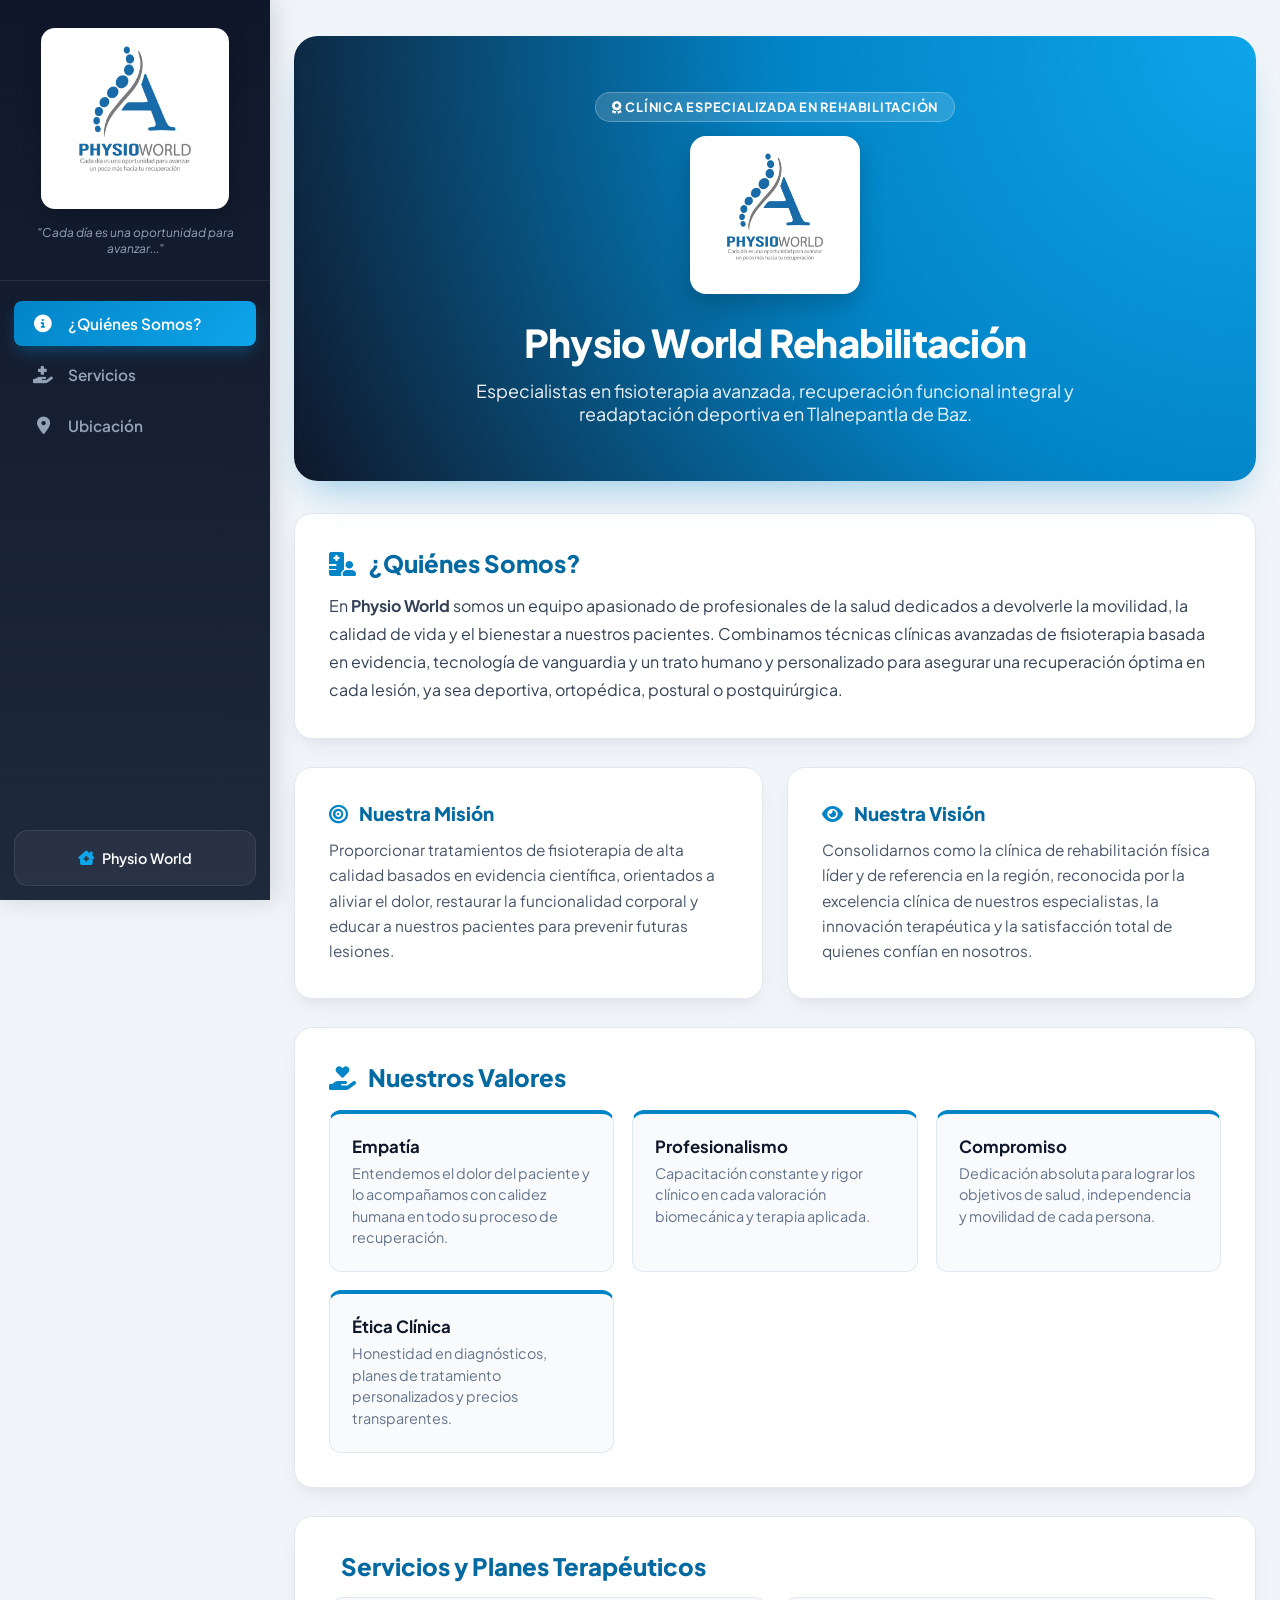
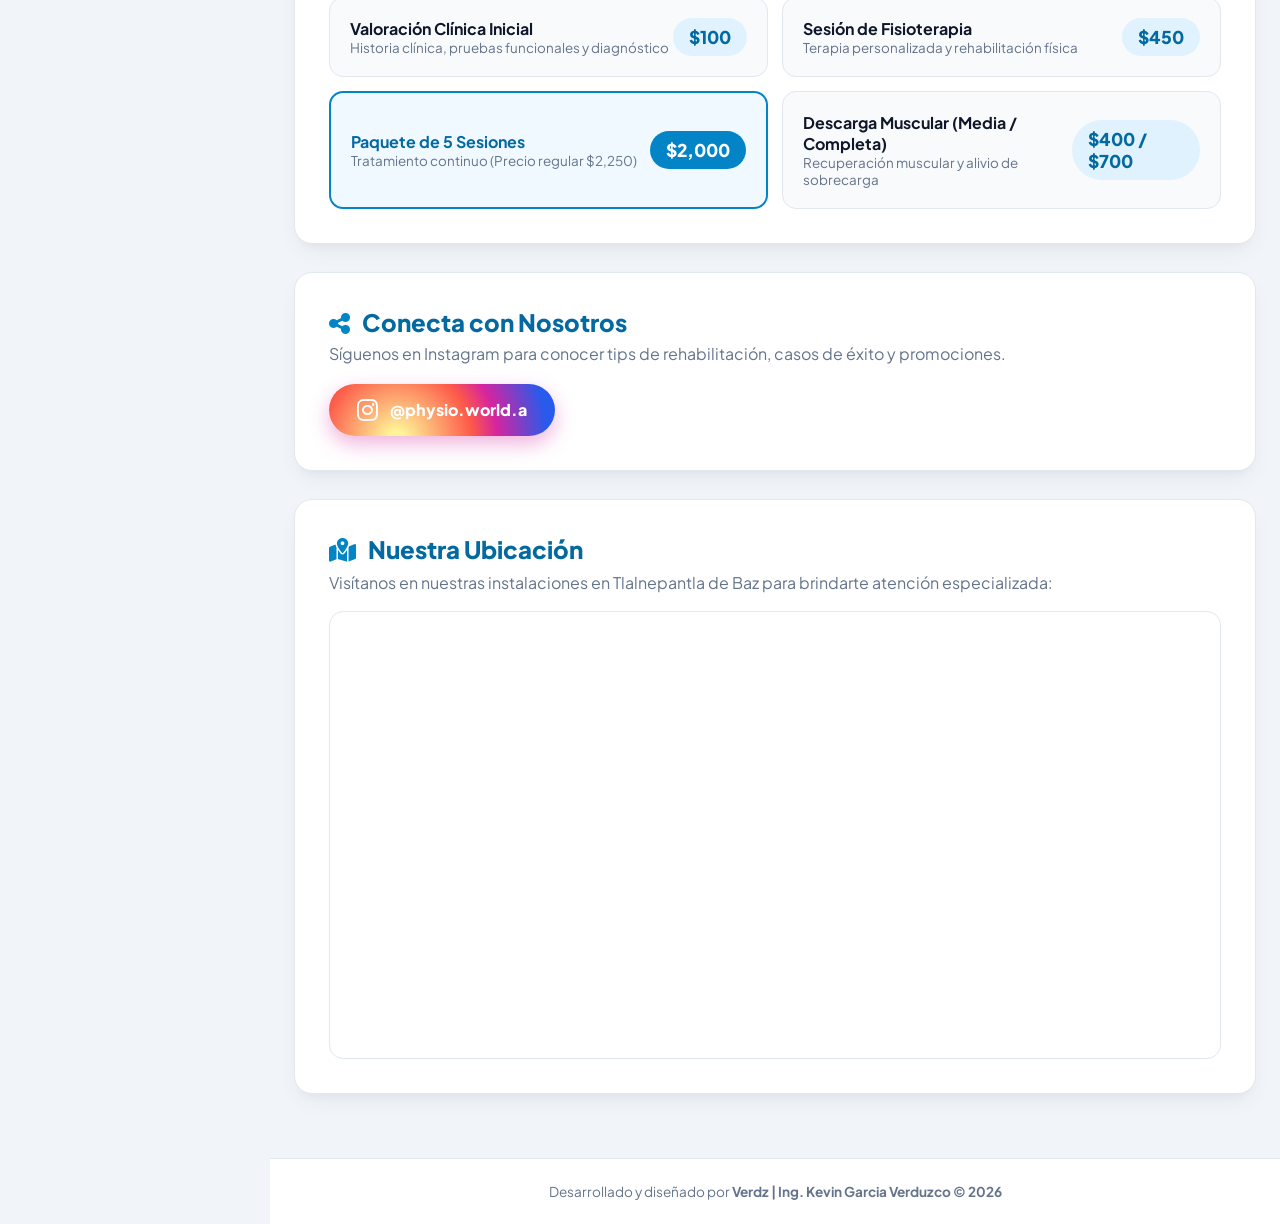
<file: nosotros.html>
<!DOCTYPE html>
<html lang="es">
<head>
    <meta charset="UTF-8">
    <meta name="viewport" content="width=device-width, initial-scale=1.0">
    <title>Physio World Rehabilitación - Clínica de Fisioterapia</title>
    <link rel="stylesheet" href="https://cdnjs.cloudflare.com/ajax/libs/font-awesome/6.4.0/css/all.min.css">
    <link rel="stylesheet" href="style.css">
    <style>
        .nosotros-container {
            max-width: 1080px;
            margin: 0 auto;
            padding: 36px 24px;
        }
        .hero-empresa {
            background: radial-gradient(circle at top right, #0ea5e9 0%, #0284c7 45%, #0f172a 100%);
            color: white;
            padding: 56px 40px;
            border-radius: 24px;
            text-align: center;
            margin-bottom: 32px;
            box-shadow: 0 20px 40px -15px rgba(2, 132, 199, 0.4);
            position: relative;
            overflow: hidden;
        }
        .hero-empresa img {
            max-width: 170px;
            background: white;
            padding: 12px 18px;
            border-radius: 16px;
            margin-bottom: 20px;
            box-shadow: 0 10px 25px rgba(0,0,0,0.2);
        }
        .hero-badge {
            display: inline-block;
            background: rgba(255,255,255,0.15);
            backdrop-filter: blur(8px);
            border: 1px solid rgba(255,255,255,0.25);
            padding: 6px 16px;
            border-radius: 50px;
            font-size: 0.8rem;
            font-weight: 700;
            letter-spacing: 0.06em;
            text-transform: uppercase;
            margin-bottom: 14px;
        }
        .hero-empresa h1 {
            font-size: 2.4rem;
            font-weight: 800;
            letter-spacing: -0.02em;
        }
        .card-seccion {
            background: var(--surface);
            padding: 34px;
            border-radius: 18px;
            box-shadow: var(--shadow-md);
            border: 1px solid var(--border-color);
            margin-bottom: 28px;
        }
        .grid-valores {
            display: grid;
            grid-template-columns: repeat(auto-fit, minmax(220px, 1fr));
            gap: 18px;
            margin-top: 18px;
        }
        .valor-box {
            background: #f8fafc;
            border: 1px solid var(--border-color);
            border-top: 4px solid var(--primary-color);
            padding: 22px;
            border-radius: 12px;
            transition: var(--transition);
        }
        .valor-box:hover {
            transform: translateY(-4px);
            box-shadow: var(--shadow-md);
            background: white;
        }
        .servicio-card {
            background: #f8fafc;
            border: 1px solid var(--border-color);
            padding: 20px;
            border-radius: 14px;
            display: flex;
            justify-content: space-between;
            align-items: center;
            transition: var(--transition);
        }
        .servicio-card:hover {
            border-color: var(--primary-color);
            background: white;
        }
        .precio-tag {
            background: var(--primary-light);
            color: var(--primary-dark);
            font-weight: 800;
            font-size: 1.1rem;
            padding: 8px 16px;
            border-radius: 50px;
        }
        .map-responsive {
            position: relative;
            overflow: hidden;
            padding-bottom: 50%;
            height: 0;
            border-radius: 14px;
            margin-top: 18px;
            border: 1px solid var(--border-color);
        }
        .map-responsive iframe {
            position: absolute;
            top: 0;
            left: 0;
            width: 100%;
            height: 100%;
            border: 0;
        }
        .btn-instagram {
            display: inline-flex;
            align-items: center;
            gap: 12px;
            background: radial-gradient(circle at 30% 107%, #fdf497 0%, #fdf497 5%, #fd5949 45%, #d6249f 60%, #285AEB 90%);
            color: white;
            padding: 14px 28px;
            border-radius: 50px;
            text-decoration: none;
            font-weight: 800;
            box-shadow: 0 8px 20px rgba(214, 36, 159, 0.35);
            transition: var(--transition);
        }
        .btn-instagram:hover {
            transform: translateY(-3px);
            box-shadow: 0 12px 25px rgba(214, 36, 159, 0.45);
        }
    </style>
</head>
<body>

    <!-- Menú Lateral Institucional (Público, sin acceso al panel clínico) -->
    <nav class="sidebar">
        <div class="logo-container">
            <img src="./PhysioWorld.png" alt="Logo Physio World">
            <p>"Cada día es una oportunidad para avanzar..."</p>
        </div>
        <ul class="nav-links">
            <li class="active"><a href="#quienes-somos"><i class="fas fa-info-circle"></i> <span>¿Quiénes Somos?</span></a></li>
            <li><a href="#servicios"><i class="fas fa-hand-holding-medical"></i> <span>Servicios</span></a></li>
            <li><a href="#ubicacion"><i class="fas fa-map-marker-alt"></i> <span>Ubicación</span></a></li>
        </ul>
        <div class="user-info">
            <p><i class="fas fa-clinic-medical"></i> <span>Physio World</span></p>
        </div>
    </nav>

    <!-- Contenido Principal -->
    <main class="main-content">
        <div class="nosotros-container">
            
            <!-- Portada / Encabezado -->
            <div class="hero-empresa">
                <div><span class="hero-badge"><i class="fas fa-award"></i> Clínica Especializada en Rehabilitación</span></div>
                <img src="./PhysioWorld.png" alt="Physio World Logo">
                <h1>Physio World Rehabilitación</h1>
                <p style="margin-top: 12px; font-size: 1.12rem; opacity: 0.92; max-width: 680px; margin-left: auto; margin-right: auto;">
                    Especialistas en fisioterapia avanzada, recuperación funcional integral y readaptación deportiva en Tlalnepantla de Baz.
                </p>
            </div>

            <!-- ¿Quiénes Somos? -->
            <div id="quienes-somos" class="card-seccion">
                <h2 style="color: var(--primary-dark); margin-bottom: 14px; font-weight: 800;"><i class="fas fa-hospital-user" style="color: var(--primary-color); margin-right: 8px;"></i> ¿Quiénes Somos?</h2>
                <p style="line-height: 1.75; color: #334155; font-size: 1rem;">
                    En <strong>Physio World</strong> somos un equipo apasionado de profesionales de la salud dedicados a devolverle la movilidad, la calidad de vida y el bienestar a nuestros pacientes. Combinamos técnicas clínicas avanzadas de fisioterapia basada en evidencia, tecnología de vanguardia y un trato humano y personalizado para asegurar una recuperación óptima en cada lesión, ya sea deportiva, ortopédica, postural o postquirúrgica.
                </p>
            </div>

            <!-- Misión y Visión -->
            <div style="display: grid; grid-template-columns: 1fr 1fr; gap: 24px; margin-bottom: 28px;">
                <div class="card-seccion" style="margin-bottom: 0;">
                    <h3 style="color: var(--primary-dark); margin-bottom: 12px; font-weight: 800;"><i class="fas fa-bullseye" style="color: var(--primary-color); margin-right: 8px;"></i> Nuestra Misión</h3>
                    <p style="line-height: 1.65; color: #475569; font-size: 0.96rem;">
                        Proporcionar tratamientos de fisioterapia de alta calidad basados en evidencia científica, orientados a aliviar el dolor, restaurar la funcionalidad corporal y educar a nuestros pacientes para prevenir futuras lesiones.
                    </p>
                </div>
                <div class="card-seccion" style="margin-bottom: 0;">
                    <h3 style="color: var(--primary-dark); margin-bottom: 12px; font-weight: 800;"><i class="fas fa-eye" style="color: var(--primary-color); margin-right: 8px;"></i> Nuestra Visión</h3>
                    <p style="line-height: 1.65; color: #475569; font-size: 0.96rem;">
                        Consolidarnos como la clínica de rehabilitación física líder y de referencia en la región, reconocida por la excelencia clínica de nuestros especialistas, la innovación terapéutica y la satisfacción total de quienes confían en nosotros.
                    </p>
                </div>
            </div>

            <!-- Nuestros Valores -->
            <div class="card-seccion">
                <h2 style="color: var(--primary-dark); margin-bottom: 10px; font-weight: 800;"><i class="fas fa-hand-holding-heart" style="color: var(--primary-color); margin-right: 8px;"></i> Nuestros Valores</h2>
                <div class="grid-valores">
                    <div class="valor-box">
                        <strong style="color: var(--text-dark); font-size: 1.05rem; display: block; margin-bottom: 6px;">Empatía</strong>
                        <p style="font-size: 0.9rem; color: var(--text-muted); line-height: 1.5;">Entendemos el dolor del paciente y lo acompañamos con calidez humana en todo su proceso de recuperación.</p>
                    </div>
                    <div class="valor-box">
                        <strong style="color: var(--text-dark); font-size: 1.05rem; display: block; margin-bottom: 6px;">Profesionalismo</strong>
                        <p style="font-size: 0.9rem; color: var(--text-muted); line-height: 1.5;">Capacitación constante y rigor clínico en cada valoración biomecánica y terapia aplicada.</p>
                    </div>
                    <div class="valor-box">
                        <strong style="color: var(--text-dark); font-size: 1.05rem; display: block; margin-bottom: 6px;">Compromiso</strong>
                        <p style="font-size: 0.9rem; color: var(--text-muted); line-height: 1.5;">Dedicación absoluta para lograr los objetivos de salud, independencia y movilidad de cada persona.</p>
                    </div>
                    <div class="valor-box">
                        <strong style="color: var(--text-dark); font-size: 1.05rem; display: block; margin-bottom: 6px;">Ética Clínica</strong>
                        <p style="font-size: 0.9rem; color: var(--text-muted); line-height: 1.5;">Honestidad en diagnósticos, planes de tratamiento personalizados y precios transparentes.</p>
                    </div>
                </div>
            </div>

            <!-- Servicios y Tarifas -->
            <div id="servicios" class="card-seccion">
                <h2 style="color: var(--primary-dark); margin-bottom: 16px; font-weight: 800;"><i class="fas fa-Notes-medical" style="color: var(--primary-color); margin-right: 8px;"></i> Servicios y Planes Terapéuticos</h2>
                <div style="display: grid; grid-template-columns: 1fr 1fr; gap: 14px;">
                    <div class="servicio-card">
                        <div>
                            <strong style="font-size: 1rem;">Valoración Clínica Inicial</strong>
                            <p style="font-size: 0.84rem; color: var(--text-muted);">Historia clínica, pruebas funcionales y diagnóstico</p>
                        </div>
                        <span class="precio-tag">$100</span>
                    </div>
                    <div class="servicio-card">
                        <div>
                            <strong style="font-size: 1rem;">Sesión de Fisioterapia</strong>
                            <p style="font-size: 0.84rem; color: var(--text-muted);">Terapia personalizada y rehabilitación física</p>
                        </div>
                        <span class="precio-tag">$450</span>
                    </div>
                    <div class="servicio-card" style="border: 2px solid var(--primary-color); background: #f0f9ff;">
                        <div>
                            <strong style="font-size: 1rem; color: var(--primary-dark);">Paquete de 5 Sesiones</strong>
                            <p style="font-size: 0.84rem; color: var(--text-muted);">Tratamiento continuo (Precio regular $2,250)</p>
                        </div>
                        <span class="precio-tag" style="background: var(--primary-color); color: white;">$2,000</span>
                    </div>
                    <div class="servicio-card">
                        <div>
                            <strong style="font-size: 1rem;">Descarga Muscular (Media / Completa)</strong>
                            <p style="font-size: 0.84rem; color: var(--text-muted);">Recuperación muscular y alivio de sobrecarga</p>
                        </div>
                        <span class="precio-tag">$400 / $700</span>
                    </div>
                </div>
            </div>

            <!-- Redes Sociales -->
            <div class="card-seccion" style="display: flex; justify-content: space-between; align-items: center; flex-wrap: wrap; gap: 20px;">
                <div>
                    <h2 style="color: var(--primary-dark); margin-bottom: 6px; font-weight: 800;"><i class="fas fa-share-alt" style="color: var(--primary-color); margin-right: 8px;"></i> Conecta con Nosotros</h2>
                    <p style="color: var(--text-muted);">Síguenos en Instagram para conocer tips de rehabilitación, casos de éxito y promociones.</p>
                </div>
                <a href="https://www.instagram.com/physio.world.a/" target="_blank" class="btn-instagram">
                    <i class="fab fa-instagram" style="font-size: 1.5rem;"></i> @physio.world.a
                </a>
            </div>

            <!-- Ubicación y Mapa -->
            <div id="ubicacion" class="card-seccion">
                <h2 style="color: var(--primary-dark); margin-bottom: 8px; font-weight: 800;"><i class="fas fa-map-marked-alt" style="color: var(--primary-color); margin-right: 8px;"></i> Nuestra Ubicación</h2>
                <p style="color: var(--text-muted); margin-bottom: 14px;">Visítanos en nuestras instalaciones en Tlalnepantla de Baz para brindarte atención especializada:</p>
                <div class="map-responsive">
                    <iframe src="https://www.google.com/maps/embed?pb=!1m18!1m12!1m3!1d939.8644529628517!2d-99.13592223037614!3d19.56487766253239!2m3!1f0!2f0!3f0!3m2!1i1024!2i768!4f13.1!3m3!1m2!1s0x85d1f7003ea61185%3A0x6228e16ec0d09a6b!2sPhysioWorld%20Rehabilitaci%C3%B3n%20(Fisioterapia)!5e0!3m2!1ses!2smx!4v1790567995271!5m2!1ses!2smx" allowfullscreen="" loading="lazy" referrerpolicy="strict-origin-when-cross-origin"></iframe>
                </div>
            </div>

        </div>

        <footer>
            <p>Desarrollado y diseñado por <strong>Verdz | Ing. Kevin Garcia Verduzco © 2026</strong></p>
        </footer>
    </main>

</body>
</html>
</file>
<file: style.css>
/* =========================================================================
   PHYSIO WORLD PRO - SISTEMA DE DISEÑO CLÍNICO PREMIUM
   ========================================================================= */
@import url('https://fonts.googleapis.com/css2?family=Plus+Jakarta+Sans:wght@400;500;600;700;800&display=swap');

:root {
    --primary-color: #0284c7;
    --primary-dark: #0369a1;
    --primary-light: #e0f2fe;
    --accent-color: #0ea5e9;
    --secondary-color: #64748b;
    --sidebar-bg: #0f172a;
    --sidebar-hover: #1e293b;
    --background: #f1f5f9;
    --surface: #ffffff;
    --text-dark: #0f172a;
    --text-muted: #64748b;
    --border-color: #e2e8f0;
    --success: #10b981;
    --success-bg: #d1fae5;
    --warning: #f59e0b;
    --warning-bg: #fef3c7;
    --danger: #ef4444;
    --danger-bg: #fee2e2;
    --radius-sm: 8px;
    --radius-md: 14px;
    --radius-lg: 20px;
    --shadow-sm: 0 1px 3px rgba(15, 23, 42, 0.05);
    --shadow-md: 0 10px 25px -5px rgba(15, 23, 42, 0.06), 0 8px 10px -6px rgba(15, 23, 42, 0.04);
    --shadow-lg: 0 20px 35px -10px rgba(15, 23, 42, 0.12);
    --transition: all 0.25s cubic-bezier(0.4, 0, 0.2, 1);
}

* {
    margin: 0;
    padding: 0;
    box-sizing: border-box;
    font-family: 'Plus Jakarta Sans', -apple-system, BlinkMacSystemFont, sans-serif;
}

body {
    display: flex;
    background-color: var(--background);
    color: var(--text-dark);
    min-height: 100vh;
    overflow-x: hidden;
    -webkit-font-smoothing: antialiased;
}

/* ==========================================
   PANTALLA DE LOGIN (GLASSMORPHISM)
   ========================================== */
#login-screen {
    position: fixed;
     inset: 0;
    background: radial-gradient(circle at top right, #0284c7 0%, #0f172a 65%, #020617 100%);
    display: flex;
    justify-content: center;
    align-items: center;
    z-index: 9999;
    padding: 20px;
}

.login-box {
    background: rgba(255, 255, 255, 0.96);
    backdrop-filter: blur(20px);
    padding: 45px 40px;
    border-radius: var(--radius-lg);
    box-shadow: 0 25px 50px -12px rgba(0, 0, 0, 0.45);
    text-align: center;
    width: 100%;
    max-width: 400px;
    border: 1px solid rgba(255, 255, 255, 0.4);
    animation: fadeInScale 0.4s ease-out;
}

@keyframes fadeInScale {
    from { opacity: 0; transform: scale(0.95) translateY(10px); }
    to { opacity: 1; transform: scale(1) translateY(0); }
}

.login-box img {
    max-width: 150px;
    margin-bottom: 18px;
    filter: drop-shadow(0 4px 8px rgba(0,0,0,0.08));
}

.login-box h2 {
    font-size: 1.5rem;
    font-weight: 800;
    color: var(--text-dark);
    margin-bottom: 6px;
}

.login-subtitle {
    font-size: 0.88rem;
    color: var(--text-muted);
    margin-bottom: 24px;
}

/* ==========================================
   SIDEBAR EJECUTIVO
   ========================================== */
.sidebar {
    width: 270px;
    background: linear-gradient(180deg, #0f172a 0%, #1e293b 100%);
    color: white;
    display: flex;
    flex-direction: column;
    position: fixed;
    height: 100vh;
    left: 0;
    top: 0;
    z-index: 100;
    box-shadow: 4px 0 24px rgba(15, 23, 42, 0.15);
    transition: var(--transition);
}

.logo-container {
    padding: 28px 24px 22px;
    text-align: center;
    border-bottom: 1px solid rgba(255, 255, 255, 0.08);
}

.logo-container img {
    max-width: 85%;
    height: auto;
    background: white;
    padding: 12px 16px;
    border-radius: var(--radius-md);
    margin-bottom: 12px;
    box-shadow: 0 8px 20px rgba(0, 0, 0, 0.2);
}

.logo-container p {
    font-size: 0.75rem;
    color: #94a3b8;
    font-style: italic;
    line-height: 1.4;
}

.nav-links {
    list-style: none;
    flex: 1;
    padding: 20px 14px;
    display: flex;
    flex-direction: column;
    gap: 6px;
}

.nav-links li a {
    display: flex;
    align-items: center;
    padding: 13px 18px;
    color: #94a3b8;
    text-decoration: none;
    font-size: 0.96rem;
    font-weight: 600;
    border-radius: var(--radius-sm);
    transition: var(--transition);
}

.nav-links li a i {
    margin-right: 14px;
    width: 22px;
    font-size: 1.1rem;
    text-align: center;
    transition: var(--transition);
}

.nav-links li a:hover {
    background: rgba(255, 255, 255, 0.06);
    color: #f8fafc;
    transform: translateX(3px);
}

.nav-links li.active a {
    background: linear-gradient(135deg, var(--primary-color), var(--accent-color));
    color: white;
    box-shadow: 0 8px 16px -4px rgba(2, 132, 199, 0.45);
}

.user-info {
    padding: 18px 20px;
    margin: 14px;
    background: rgba(255, 255, 255, 0.05);
    border: 1px solid rgba(255, 255, 255, 0.08);
    border-radius: var(--radius-md);
    display: flex;
    flex-direction: column;
    gap: 10px;
}

.user-info p {
    font-size: 0.9rem;
    font-weight: 600;
    color: #f8fafc;
    display: flex;
    align-items: center;
    justify-content: center;
    gap: 8px;
}

.user-info p i {
    color: var(--accent-color);
}

.btn-logout {
    padding: 8px 14px;
    background: rgba(239, 68, 68, 0.15);
    color: #fca5a5;
    border: 1px solid rgba(239, 68, 68, 0.3);
    border-radius: var(--radius-sm);
    cursor: pointer;
    font-weight: 600;
    font-size: 0.85rem;
    transition: var(--transition);
    display: flex;
    align-items: center;
    justify-content: center;
    gap: 6px;
}

.btn-logout:hover {
    background: var(--danger);
    color: white;
    border-color: var(--danger);
}

/* ==========================================
   CONTENIDO PRINCIPAL Y TOP BAR
   ========================================== */
.main-content {
    flex: 1;
    margin-left: 270px;
    display: flex;
    flex-direction: column;
    min-height: 100vh;
}

.top-bar {
    background: rgba(255, 255, 255, 0.85);
    backdrop-filter: blur(12px);
    padding: 16px 36px;
    display: flex;
    justify-content: space-between;
    align-items: center;
    border-bottom: 1px solid var(--border-color);
    position: sticky;
    top: 0;
    z-index: 50;
}

.search-bar {
    display: flex;
    align-items: center;
    background: var(--background);
    border: 1px solid var(--border-color);
    padding: 9px 16px;
    border-radius: 50px;
    width: 320px;
    transition: var(--transition);
}

.search-bar:focus-within {
    border-color: var(--primary-color);
    background: white;
    box-shadow: 0 0 0 4px rgba(2, 132, 199, 0.12);
}

.search-bar i {
    color: var(--text-muted);
    font-size: 0.95rem;
}

.search-bar input {
    border: none;
    background: transparent;
    outline: none;
    margin-left: 10px;
    width: 100%;
    font-size: 0.9rem;
    color: var(--text-dark);
}

.header-actions {
    display: flex;
    align-items: center;
    gap: 18px;
}

.date-chip {
    background: var(--primary-light);
    color: var(--primary-dark);
    padding: 7px 14px;
    border-radius: 50px;
    font-size: 0.82rem;
    font-weight: 700;
    display: flex;
    align-items: center;
    gap: 7px;
}

.notification-bell {
    position: relative;
    width: 40px;
    height: 40px;
    border-radius: 50%;
    background: var(--background);
    display: flex;
    align-items: center;
    justify-content: center;
    font-size: 1.1rem;
    color: var(--text-dark);
    cursor: pointer;
    transition: var(--transition);
}

.notification-bell:hover {
    background: var(--primary-light);
    color: var(--primary-color);
}

.badge {
    position: absolute;
    top: -2px;
    right: -2px;
    background: var(--danger);
    color: white;
    font-size: 0.7rem;
    font-weight: 800;
    padding: 2px 6px;
    border-radius: 20px;
    border: 2px solid white;
}

/* ==========================================
   SECCIONES, TARJETAS Y DASHBOARD
   ========================================== */
.view-section {
    padding: 32px 36px;
    animation: fadeIn 0.3s ease-out;
}

@keyframes fadeIn {
    from { opacity: 0; transform: translateY(6px); }
    to { opacity: 1; transform: translateY(0); }
}

.section-header {
    display: flex;
    justify-content: space-between;
    align-items: flex-end;
    margin-bottom: 24px;
    flex-wrap: wrap;
    gap: 15px;
}

.section-header h1, .section-header h2 {
    font-size: 1.75rem;
    font-weight: 800;
    color: var(--text-dark);
    letter-spacing: -0.02em;
}

.section-header p {
    color: var(--text-muted);
    font-size: 0.95rem;
    margin-top: 4px;
}

.cards-container {
    display: grid;
    grid-template-columns: repeat(auto-fit, minmax(220px, 1fr));
    gap: 20px;
    margin-bottom: 28px;
}

.card {
    background: var(--surface);
    padding: 24px;
    border-radius: var(--radius-md);
    box-shadow: var(--shadow-md);
    border: 1px solid var(--border-color);
    display: flex;
    align-items: center;
    justify-content: space-between;
    transition: var(--transition);
    position: relative;
    overflow: hidden;
}

.card:hover {
    transform: translateY(-3px);
    box-shadow: var(--shadow-lg);
}

.card-info h3 {
    font-size: 0.85rem;
    text-transform: uppercase;
    letter-spacing: 0.05em;
    color: var(--text-muted);
    font-weight: 700;
}

.big-number {
    font-size: 2.2rem;
    font-weight: 800;
    color: var(--text-dark);
    margin-top: 6px;
    line-height: 1;
}

.card-icon {
    width: 54px;
    height: 54px;
    border-radius: 14px;
    display: flex;
    align-items: center;
    justify-content: center;
    font-size: 1.5rem;
}

.card-icon.blue { background: var(--primary-light); color: var(--primary-color); }
.card-icon.green { background: var(--success-bg); color: var(--success); }
.card-icon.amber { background: var(--warning-bg); color: var(--warning); }
.card-icon.purple { background: #ede9fe; color: #7c3aed; }

/* Panel blanco estandarizado */
.surface-panel {
    background: var(--surface);
    padding: 28px;
    border-radius: var(--radius-md);
    box-shadow: var(--shadow-md);
    border: 1px solid var(--border-color);
}

/* ==========================================
   FORMULARIOS E INPUTS ESTÉTICOS
   ========================================== */
.form-section-title {
    display: flex;
    align-items: center;
    gap: 10px;
    font-size: 1.05rem;
    font-weight: 700;
    color: var(--primary-dark);
    padding-bottom: 10px;
    margin: 28px 0 16px 0;
    border-bottom: 2px solid var(--primary-light);
}

.form-section-title:first-of-type {
    margin-top: 0;
}

.form-section-title i {
    background: var(--primary-light);
    color: var(--primary-color);
    width: 30px;
    height: 30px;
    border-radius: 8px;
    display: inline-flex;
    align-items: center;
    justify-content: center;
    font-size: 0.9rem;
}

label {
    display: block;
    font-size: 0.85rem;
    font-weight: 600;
    color: #334155;
    margin-bottom: 6px;
}

input[type="text"],
input[type="number"],
input[type="password"],
input[type="datetime-local"],
select,
textarea {
    width: 100%;
    padding: 11px 14px;
    border: 1.5px solid var(--border-color);
    border-radius: var(--radius-sm);
    background-color: #f8fafc;
    color: var(--text-dark);
    font-size: 0.94rem;
    transition: var(--transition);
    outline: none;
}

input:focus, select:focus, textarea:focus {
    background-color: var(--surface);
    border-color: var(--primary-color);
    box-shadow: 0 0 0 4px rgba(2, 132, 199, 0.12);
}

/* Píldoras interactivas para Checkboxes */
.checkbox-group {
    display: flex;
    flex-wrap: wrap;
    gap: 8px;
    margin-top: 6px;
}

.checkbox-pill {
    display: inline-flex;
    align-items: center;
    gap: 7px;
    background: #f8fafc;
    border: 1.5px solid var(--border-color);
    padding: 8px 13px;
    border-radius: 50px;
    font-size: 0.84rem;
    font-weight: 600;
    color: #475569;
    cursor: pointer;
    user-select: none;
    transition: var(--transition);
}

.checkbox-pill:hover {
    border-color: var(--primary-color);
    background: var(--primary-light);
}

.checkbox-pill input[type="checkbox"] {
    accent-color: var(--primary-color);
    width: 15px;
    height: 15px;
    cursor: pointer;
}

/* Slider de Dolor EVA */
.pain-scale-box {
    background: #f8fafc;
    border: 1px solid var(--border-color);
    padding: 18px;
    border-radius: var(--radius-sm);
}

input[type="range"] {
    -webkit-appearance: none;
    width: 100%;
    height: 8px;
    border-radius: 10px;
    background: linear-gradient(90deg, #10b981 0%, #f59e0b 50%, #ef4444 100%);
    outline: none;
    margin: 14px 0 8px;
}

input[type="range"]::-webkit-slider-thumb {
    -webkit-appearance: none;
    width: 22px;
    height: 22px;
    border-radius: 50%;
    background: white;
    border: 3px solid var(--primary-color);
    box-shadow: 0 2px 6px rgba(0,0,0,0.25);
    cursor: pointer;
    transition: transform 0.15s ease;
}

input[type="range"]::-webkit-slider-thumb:hover {
    transform: scale(1.15);
}

/* ==========================================
   BOTONES PREMIUM
   ========================================== */
.btn-primary {
    background: linear-gradient(135deg, var(--primary-color), var(--primary-dark));
    color: white;
    padding: 13px 22px;
    border: none;
    border-radius: var(--radius-sm);
    cursor: pointer;
    font-weight: 700;
    font-size: 0.96rem;
    display: inline-flex;
    align-items: center;
    justify-content: center;
    gap: 8px;
    box-shadow: 0 4px 12px rgba(2, 132, 199, 0.28);
    transition: var(--transition);
}

.btn-primary:hover {
    transform: translateY(-2px);
    box-shadow: 0 8px 18px rgba(2, 132, 199, 0.38);
}

.btn-directorio {
    width: 100%;
    padding: 11px 16px;
    background: var(--primary-light);
    color: var(--primary-dark);
    border: 1.5px dashed var(--primary-color);
    border-radius: var(--radius-sm);
    cursor: pointer;
    font-weight: 700;
    margin-bottom: 18px;
    font-size: 0.9rem;
    display: flex;
    justify-content: center;
    align-items: center;
    gap: 8px;
    transition: var(--transition);
}

.btn-directorio:hover {
    background: var(--primary-color);
    color: white;
    border-style: solid;
}

/* ==========================================
   MODAL DIRECTORIO Y FICHA DE EXPEDIENTE
   ========================================== */
#modal-directorio {
    display: none;
    position: fixed;
    inset: 0;
    background: rgba(15, 23, 42, 0.65);
    backdrop-filter: blur(6px);
    z-index: 10000;
    justify-content: center;
    align-items: center;
    padding: 20px;
}

.modal-content {
    background: var(--surface);
    padding: 28px;
    border-radius: var(--radius-lg);
    width: 100%;
    max-width: 650px;
    max-height: 82vh;
    display: flex;
    flex-direction: column;
    box-shadow: var(--shadow-lg);
    animation: fadeInScale 0.25s ease-out;
}

#listaCompletaPacientes {
    overflow-y: auto;
    margin-top: 12px;
    padding-right: 4px;
}

.paciente-item {
    display: flex;
    justify-content: space-between;
    align-items: center;
    padding: 14px 16px;
    border: 1px solid var(--border-color);
    border-radius: var(--radius-sm);
    margin-bottom: 10px;
    background: #f8fafc;
    transition: var(--transition);
}

.paciente-item:hover {
    background: white;
    border-color: var(--primary-color);
    box-shadow: var(--shadow-sm);
}

/* Ficha Clínica en Valoraciones */
.clinical-grid {
    display: grid;
    grid-template-columns: repeat(auto-fit, minmax(200px, 1fr));
    gap: 14px;
    margin-top: 16px;
}

.clinical-stat {
    background: #f8fafc;
    border: 1px solid var(--border-color);
    padding: 14px;
    border-radius: var(--radius-sm);
}

.clinical-stat span.label {
    display: block;
    font-size: 0.75rem;
    text-transform: uppercase;
    letter-spacing: 0.04em;
    color: var(--text-muted);
    font-weight: 700;
    margin-bottom: 4px;
}

.clinical-stat strong.value {
    font-size: 0.96rem;
    color: var(--text-dark);
}

/* ==========================================
   NOTIFICACIONES TOAST
   ========================================== */
#toast-container {
    position: fixed;
    top: 20px;
    right: 20px;
    z-index: 20000;
    display: flex;
    flex-direction: column;
    gap: 10px;
}

.toast {
    background: var(--sidebar-bg);
    color: white;
    padding: 14px 20px;
    border-radius: var(--radius-sm);
    box-shadow: var(--shadow-lg);
    display: flex;
    align-items: center;
    gap: 12px;
    font-size: 0.9rem;
    font-weight: 600;
    min-width: 280px;
    border-left: 4px solid var(--accent-color);
    animation: slideInRight 0.3s ease-out;
}

.toast.success { border-left-color: var(--success); }
.toast.error { border-left-color: var(--danger); }

@keyframes slideInRight {
    from { opacity: 0; transform: translateX(40px); }
    to { opacity: 1; transform: translateX(0); }
}

footer {
    text-align: center;
    padding: 24px;
    margin-top: auto;
    color: var(--text-muted);
    font-size: 0.85rem;
    border-top: 1px solid var(--border-color);
    background: var(--surface);
}

/* =========================================================================
   📱 RESPONSIVE DESIGN (MÓVILES Y TABLETS)
   ========================================================================= */
@media (max-width: 768px) {
    .sidebar .logo-container,
    .sidebar .user-info p,
    .date-chip {
        display: none;
    }

    .sidebar {
        width: 100%;
        height: auto;
        flex-direction: row;
        top: auto;
        bottom: 0;
        padding: 6px 8px;
        background: rgba(15, 23, 42, 0.96);
        backdrop-filter: blur(15px);
        box-shadow: 0 -4px 20px rgba(0,0,0,0.2);
        z-index: 1000;
    }

    .nav-links {
        flex-direction: row;
        padding: 0;
        width: 100%;
        justify-content: space-around;
        gap: 2px;
    }

    .nav-links li { flex: 1; }

    .nav-links li a {
        padding: 8px 4px;
        font-size: 0.68rem;
        flex-direction: column;
        justify-content: center;
        text-align: center;
        gap: 4px;
    }

    .nav-links li a i {
        margin: 0;
        font-size: 1.2rem;
    }

    .sidebar .user-info {
        padding: 0 6px;
        margin: 0;
        background: none;
        border: none;
        justify-content: center;
    }

    .main-content {
        margin-left: 0;
        margin-bottom: 74px;
    }

    div[style*="grid-template-columns"] {
        grid-template-columns: 1fr !important;
        gap: 14px !important;
    }

    .view-section { padding: 18px 15px !important; }
    .surface-panel { padding: 18px !important; }
    .top-bar { padding: 12px 16px; }
    .search-bar { width: 190px; }
}

/* Impresión limpia de expediente */
@media print {
    .sidebar, .top-bar, .no-print, footer, #login-screen { display: none !important; }
    .main-content { margin: 0 !important; }
    .surface-panel { box-shadow: none !important; border: none !important; }
}
</file>
